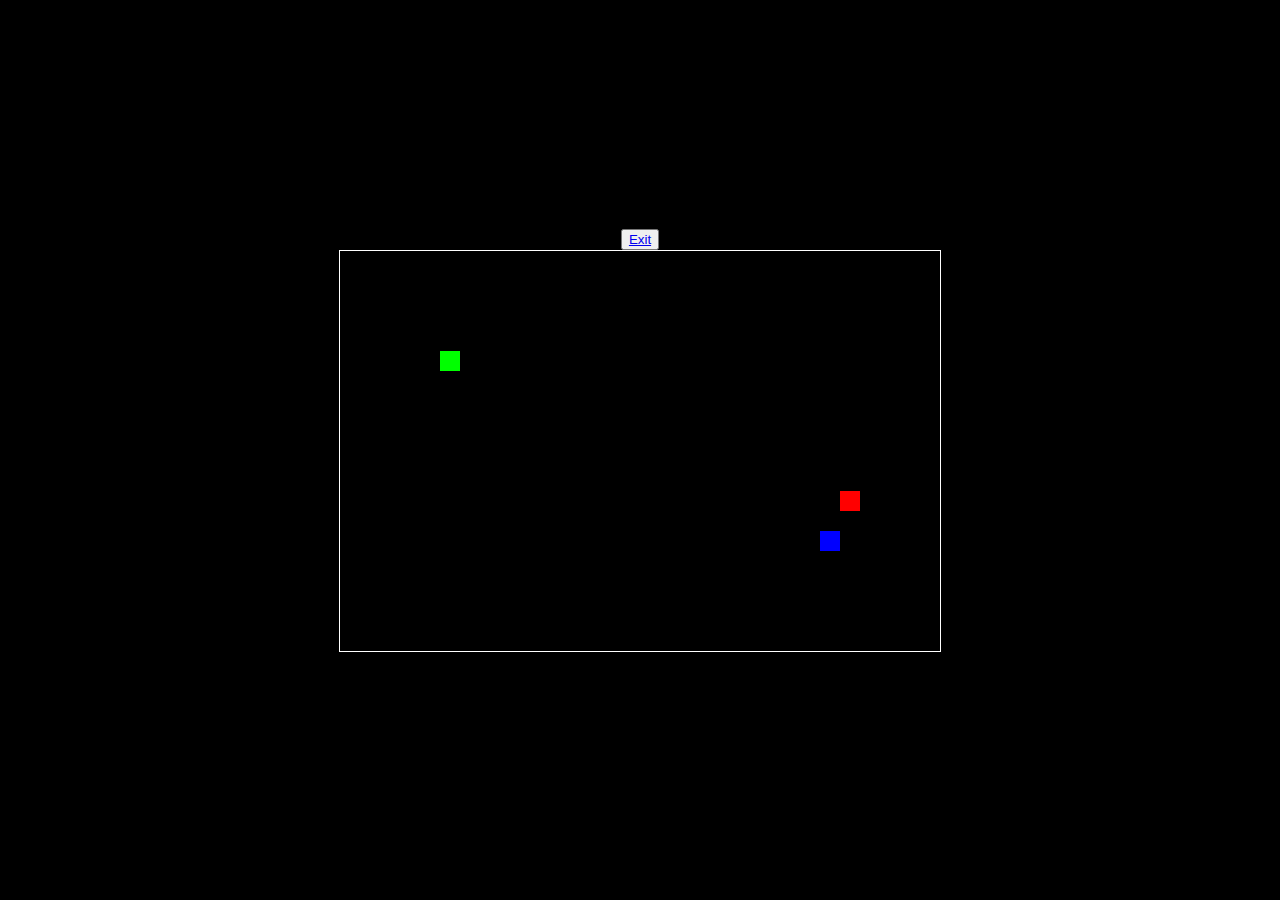
<file: snake/index.html>
<html lang="en">
<head>
  <meta charset="UTF-8">
  <meta name="viewport" content="width=device-width, initial-scale=1.0">
  <title>Snake Game for Two Players</title>
  <style>
    body {
      display: flex;
      flex-direction: column;
      justify-content: center;
      align-items: center;
      height: 100vh;
      margin: 0;
      background-color: #000;
    }
    canvas {
      border: 1px solid #fff;
    }
    #gameOver {
      color: #fff;
      font-size: 24px;
      text-align: center;
      margin-top: 20px;
    }
    #restartButton {
      display: none;
      margin-top: 20px;
      padding: 10px 20px;
      font-size: 18px;
      background-color: #fff;
      color: #000;
      border: none;
      cursor: pointer;
    }
    #restartButton:hover {
      background-color: #ddd;
    }
    .noning{
      text-align: start;
      justify-content: left;
    }
  </style>
</head>
<body>
    <button class="noning"><a href="../index.html">Exit</a></button>
  <div>
    <canvas id="gameCanvas" width="600" height="400"></canvas>
    <div id="gameOver"></div>
    <button id="restartButton">Переиграть</button>
  </div>

  <script>
    const canvas = document.getElementById('gameCanvas');
    const ctx = canvas.getContext('2d');
    const restartButton = document.getElementById('restartButton');
    const gameOverText = document.getElementById('gameOver');

    const gridSize = 20;
    const rows = canvas.height / gridSize;
    const cols = canvas.width / gridSize;

    let snake1, snake2, direction1, direction2, food, gameOver;

    function initializeGame() {
      snake1 = [{ x: 5, y: 5 }];
      snake2 = [{ x: cols - 6, y: rows - 6 }];
      direction1 = { x: 0, y: 0 };
      direction2 = { x: 0, y: 0 };
      food = { x: Math.floor(Math.random() * cols), y: Math.floor(Math.random() * rows) };
      gameOver = false;
      gameOverText.innerText = '';
      restartButton.style.display = 'none';
    }

    function drawRect(x, y, color) {
      ctx.fillStyle = color;
      ctx.fillRect(x * gridSize, y * gridSize, gridSize, gridSize);
    }

    function drawGame() {
      ctx.clearRect(0, 0, canvas.width, canvas.height);

      // Draw food
      drawRect(food.x, food.y, 'red');

      // Draw snake1
      snake1.forEach(segment => drawRect(segment.x, segment.y, 'lime'));

      // Draw snake2
      snake2.forEach(segment => drawRect(segment.x, segment.y, 'blue'));
    }

    function moveSnake(snake, direction) {
      if (direction.x === 0 && direction.y === 0) return;

      const head = { x: snake[0].x + direction.x, y: snake[0].y + direction.y };
      snake.unshift(head);

      // Check if the snake eats the food
      if (head.x === food.x && head.y === food.y) {
        food = { x: Math.floor(Math.random() * cols), y: Math.floor(Math.random() * rows) };
      } else {
        snake.pop();
      }

      // Check for collisions
      if (head.x < 0 || head.y < 0 || head.x >= cols || head.y >= rows || snake.slice(1).some(seg => seg.x === head.x && seg.y === head.y)) {
        gameOver = true;
      }
    }

    function checkCollision() {
      const head1 = snake1[0];
      const head2 = snake2[0];

      if (snake2.some(seg => seg.x === head1.x && seg.y === head1.y) ||
          snake1.some(seg => seg.x === head2.x && seg.y === head2.y)) {
        gameOver = true;
      }
    }

    function updateGame() {
      if (gameOver) {
        gameOverText.innerText = 'Game Over!';
        restartButton.style.display = 'block';
        return;
      }

      moveSnake(snake1, direction1);
      moveSnake(snake2, direction2);
      checkCollision();
      drawGame();
    }

    window.addEventListener('keydown', (e) => {
      switch (e.key) {
        case 'w':
          if (direction1.y === 0) direction1 = { x: 0, y: -1 };
          break;
        case 'a':
          if (direction1.x === 0) direction1 = { x: -1, y: 0 };
          break;
        case 's':
          if (direction1.y === 0) direction1 = { x: 0, y: 1 };
          break;
        case 'd':
          if (direction1.x === 0) direction1 = { x: 1, y: 0 };
          break;
        case 'ArrowUp':
          if (direction2.y === 0) direction2 = { x: 0, y: -1 };
          break;
        case 'ArrowLeft':
          if (direction2.x === 0) direction2 = { x: -1, y: 0 };
          break;
        case 'ArrowDown':
          if (direction2.y === 0) direction2 = { x: 0, y: 1 };
          break;
        case 'ArrowRight':
          if (direction2.x === 0) direction2 = { x: 1, y: 0 };
          break;
      }
    });

    restartButton.addEventListener('click', () => {
      initializeGame();
      drawGame();
    });
    window.addEventListener("keydown", (e) => {
      if (e.key === "r" || e.key === "к" && gameOver) {
        initializeGame();
      drawGame();
      }});

    initializeGame();
    setInterval(updateGame, 100);
  </script>
</body>
</html>
</file>
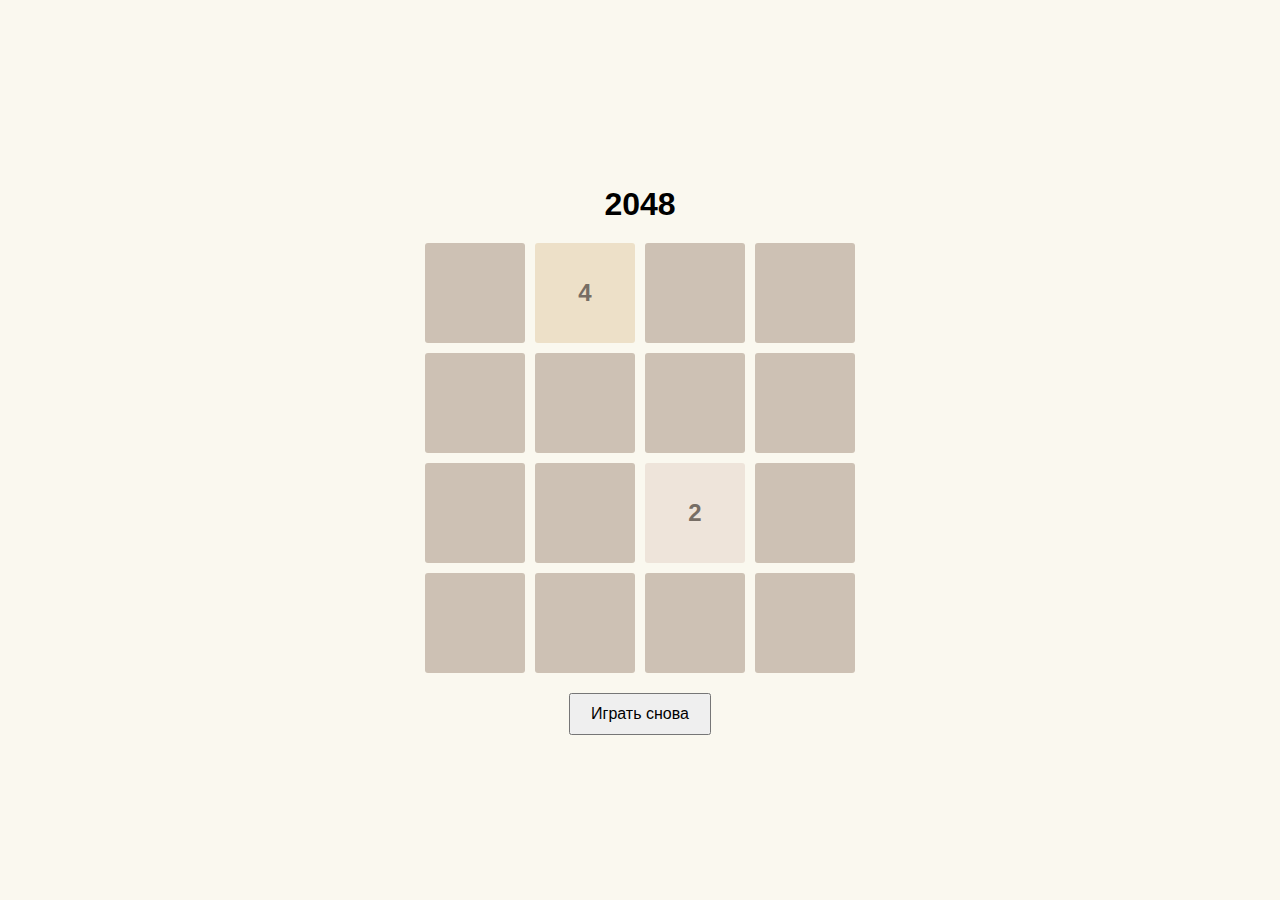
<file: snake/2048.html>
<!DOCTYPE html>
<html lang="en">
<head>
  <meta charset="UTF-8">
  <meta name="viewport" content="width=device-width, initial-scale=1.0">
  <title>2048</title>
  <style>
    body {
      display: flex;
      flex-direction: column;
      align-items: center;
      justify-content: center;
      height: 100vh;
      margin: 0;
      background-color: #faf8ef;
      font-family: Arial, sans-serif;
    }
    h1 {
      margin-bottom: 20px;
    }
    .grid {
      display: grid;
      grid-template-columns: repeat(4, 100px);
      grid-gap: 10px;
    }
    .cell {
      width: 100px;
      height: 100px;
      background-color: #cdc1b4;
      display: flex;
      align-items: center;
      justify-content: center;
      font-size: 24px;
      font-weight: bold;
      color: #776e65;
      border-radius: 3px;
    }
    .cell[data-value="2"] { background-color: #eee4da; color: #776e65; }
    .cell[data-value="4"] { background-color: #ede0c8; color: #776e65; }
    .cell[data-value="8"] { background-color: #f2b179; color: #f9f6f2; }
    .cell[data-value="16"] { background-color: #f59563; color: #f9f6f2; }
    .cell[data-value="32"] { background-color: #f67c5f; color: #f9f6f2; }
    .cell[data-value="64"] { background-color: #f65e3b; color: #f9f6f2; }
    .cell[data-value="128"] { background-color: #edcf72; color: #f9f6f2; }
    .cell[data-value="256"] { background-color: #edcc61; color: #f9f6f2; }
    .cell[data-value="512"] { background-color: #edc850; color: #f9f6f2; }
    .cell[data-value="1024"] { background-color: #edc53f; color: #f9f6f2; }
    .cell[data-value="2048"] { background-color: #edc22e; color: #f9f6f2; }
    button {
      margin-top: 20px;
      padding: 10px 20px;
      font-size: 16px;
      cursor: pointer;
    }
  </style>
</head>
<body>
  <h1>2048</h1>
  <div class="grid" id="grid"></div>
  <button id="restartButton">Играть снова</button>

  <script>
    const grid = document.getElementById("grid");
    const restartButton = document.getElementById("restartButton");
    let board = [];

    function createBoard() {
      board = Array.from({ length: 16 }, () => 0);
      spawnTile();
      spawnTile();
      drawBoard();
    }

    function drawBoard() {
      grid.innerHTML = "";
      board.forEach((value, index) => {
        const cell = document.createElement("div");
        cell.classList.add("cell");
        if (value !== 0) {
          cell.textContent = value;
          cell.setAttribute("data-value", value);
        }
        grid.appendChild(cell);
      });
    }

    function spawnTile() {
      const emptyCells = board.map((value, index) => (value === 0 ? index : null)).filter(index => index !== null);
      if (emptyCells.length > 0) {
        const randomIndex = emptyCells[Math.floor(Math.random() * emptyCells.length)];
        board[randomIndex] = Math.random() < 0.9 ? 2 : 4;
      }
    }

    function slide(row) {
      const filteredRow = row.filter(value => value !== 0);
      while (filteredRow.length < 4) {
        filteredRow.push(0);
      }
      return filteredRow;
    }

    function combine(row) {
      for (let i = 0; i < row.length - 1; i++) {
        if (row[i] !== 0 && row[i] === row[i + 1]) {
          row[i] *= 2;
          row[i + 1] = 0;
        }
      }
      return row;
    }

    function move(direction) {
      let hasMoved = false;
      if (direction === "left" || direction === "right") {
        for (let i = 0; i < 4; i++) {
          let row = board.slice(i * 4, i * 4 + 4);
          if (direction === "right") row.reverse();
          row = slide(combine(slide(row)));
          if (direction === "right") row.reverse();
          board.splice(i * 4, 4, ...row);
        }
      } else {
        for (let col = 0; col < 4; col++) {
          let column = [board[col], board[col + 4], board[col + 8], board[col + 12]];
          if (direction === "down") column.reverse();
          column = slide(combine(slide(column)));
          if (direction === "down") column.reverse();
          [board[col], board[col + 4], board[col + 8], board[col + 12]] = column;
        }
      }
      if (hasMoved) spawnTile();
      drawBoard();
    }

    function handleKeyPress(e) {
      if (["ArrowUp", "ArrowDown", "ArrowLeft", "ArrowRight"].includes(e.key)) {
        e.preventDefault();
        move(e.key.replace("Arrow", "").toLowerCase());
      }
    }

    restartButton.addEventListener("click", createBoard);
    window.addEventListener("keydown", handleKeyPress);

    createBoard();
  </script>
</body>
</html>
</file>
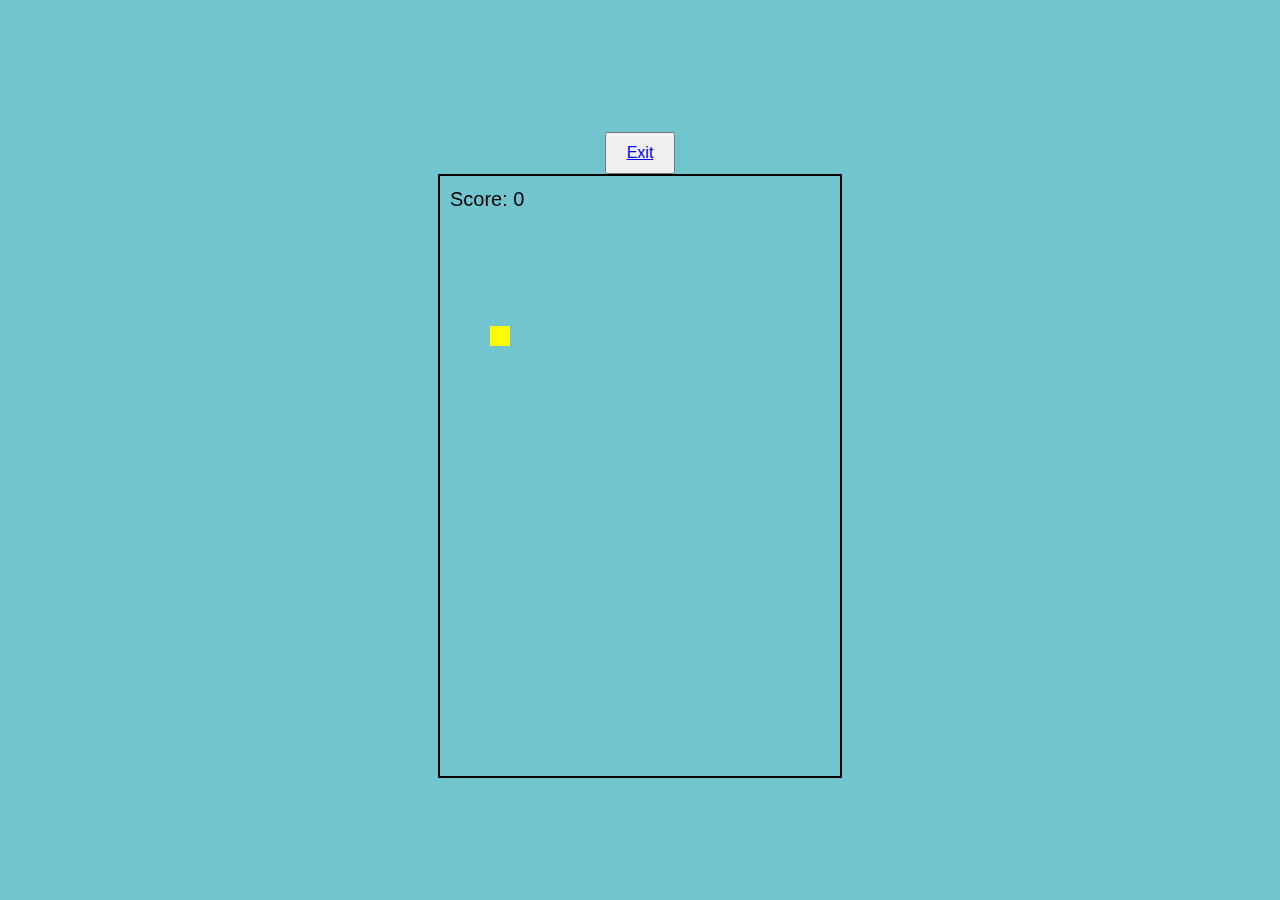
<file: snake/bird.html>
<!DOCTYPE html>
<html lang="en">
<head>
  <meta charset="UTF-8">
  <meta name="viewport" content="width=device-width, initial-scale=1.0">
  <title>Flappy Bird</title>
  <style>
    body {
      display: flex;
      flex-direction: column;
      justify-content: center;
      align-items: center;
      margin: 0;
      height: 100vh;
      background-color: #70c5ce;
    }
    canvas {
      display: block;
      border: 2px solid #000;
      background-color: #70c5ce;
    }
    button {
      margin-top: 10px;
      padding: 10px 20px;
      font-size: 16px;
      cursor: pointer;
    }
  </style>
</head>
<body>
    <button class="noning"><a href="../index.html">Exit</a></button>
  <canvas id="flappyCanvas" width="400" height="600"></canvas>
  <button id="restartButton" style="display: none;">Restart</button>

  <script>
    const canvas = document.getElementById("flappyCanvas");
    const ctx = canvas.getContext("2d");
    const restartButton = document.getElementById("restartButton");

    const bird = {
      x: 50,
      y: 50,
      width: 20,
      height: 20,
      gravity: 1,
      lift: -10,
      velocity: 0,
    };

    const pipes = [];
    const pipeWidth = 40;
    const gap = 120;
    const pipeSpeed = 2;

    let score = 0;
    let gameRunning = false;
    let gameOver = false;

    function createPipe() {
      const topHeight = Math.random() * (canvas.height - gap - 100) + 20;
      pipes.push({ x: canvas.width, y: 0, height: topHeight });
      pipes.push({ x: canvas.width, y: topHeight + gap, height: canvas.height - topHeight - gap });
    }

    function drawBird() {
      ctx.fillStyle = "yellow";
      ctx.fillRect(bird.x, bird.y, bird.width, bird.height);
    }

    function drawPipes() {
      ctx.fillStyle = "green";
      pipes.forEach(pipe => {
        ctx.fillRect(pipe.x, pipe.y, pipeWidth, pipe.height);
      });
    }

    function drawScore() {
      ctx.fillStyle = "black";
      ctx.font = "20px Arial";
      ctx.fillText(`Score: ${score}`, 10, 30);
    }

    function updatePipes() {
      pipes.forEach(pipe => {
        pipe.x -= pipeSpeed;
      });

      if (pipes.length && pipes[0].x + pipeWidth < 0) {
        pipes.shift();
        pipes.shift();
        score++;
      }

      if (pipes.length === 0 || pipes[pipes.length - 1].x < canvas.width - 200) {
        createPipe();
      }
    }

    function checkCollision() {
      if (bird.y + bird.height > canvas.height || bird.y < 0) {
        gameOver = true;
        gameRunning = false;
      }

      pipes.forEach(pipe => {
        if (
          bird.x < pipe.x + pipeWidth &&
          bird.x + bird.width > pipe.x &&
          bird.y < pipe.y + pipe.height &&
          bird.y + bird.height > pipe.y
        ) {
          gameOver = true;
          gameRunning = false;
        }
      });
    }

    function updateBird() {
      bird.velocity += bird.gravity;
      bird.y += bird.velocity;
    }

    function resetGame() {
      bird.y = 150;
      bird.velocity = 0;
      pipes.length = 0;
      score = 0;
      gameOver = false;
      gameRunning = false;
      restartButton.style.display = "none";
      ctx.clearRect(0, 0, canvas.width, canvas.height);
      drawScore();
      drawBird();
    }

    function gameLoop() {
      if (gameOver) {
        ctx.fillStyle = "red";
        ctx.font = "30px Arial";
        ctx.fillText("Game Over!", canvas.width / 2 - 80, canvas.height / 2);
        restartButton.style.display = "block";
        return;
      }

      if (!gameRunning) return;

      ctx.clearRect(0, 0, canvas.width, canvas.height);
      drawBird();
      drawPipes();
      drawScore();

      updateBird();
      updatePipes();
      checkCollision();

      requestAnimationFrame(gameLoop);
    }

    window.addEventListener("keydown", (e) => {
      if (e.key === " " && !gameRunning && !gameOver) {
        gameRunning = true;
        gameLoop();
      }

      if (e.key === " " && gameRunning) {
        bird.velocity = bird.lift;
      }
    });
    
    
    restartButton.addEventListener("click", resetGame);
    window.addEventListener("keydown", (e) => {
      if (e.key === "r" || e.key === "к" && gameOver) {
        resetGame();
      }});

    resetGame();
  </script>
</body>
</html>
</file>
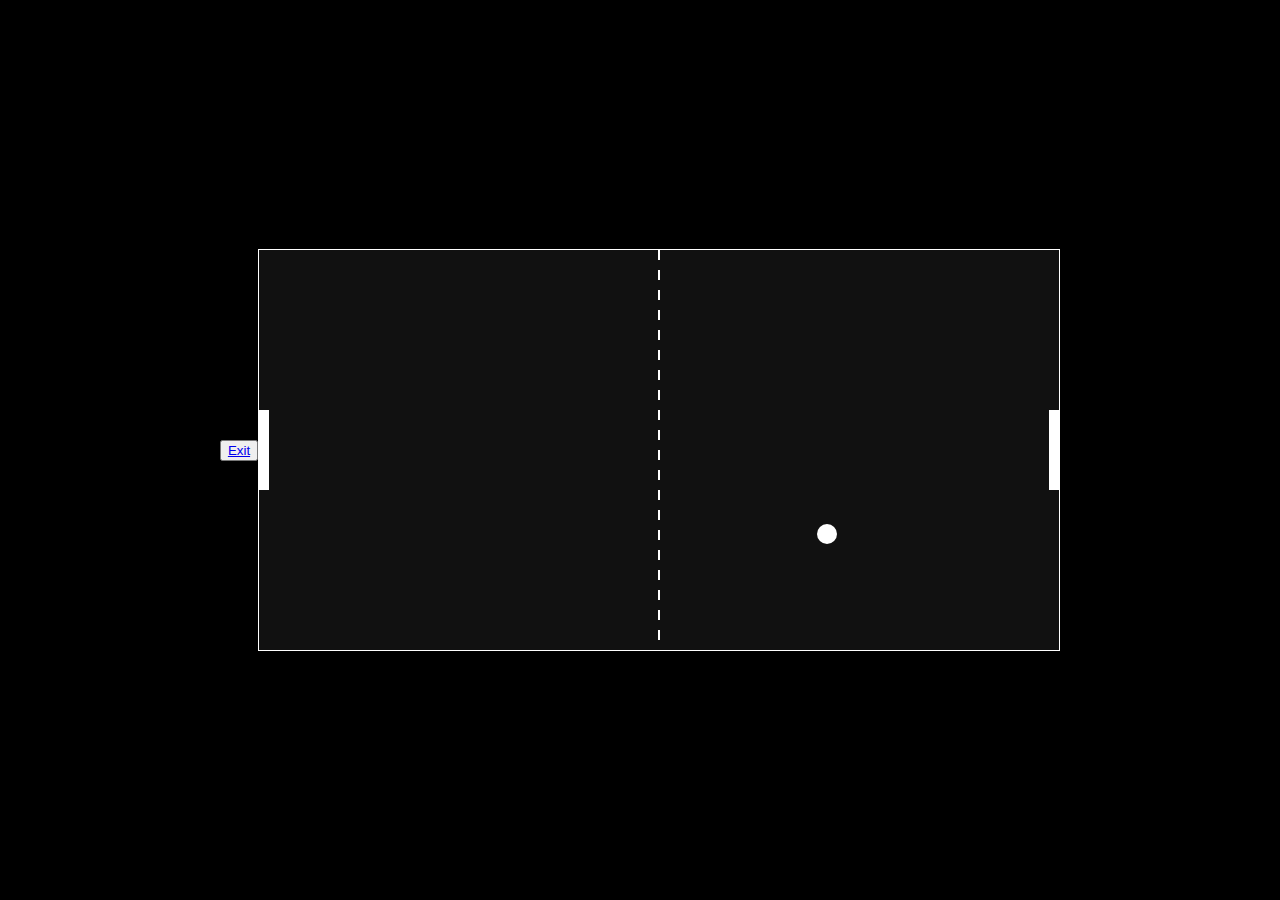
<file: snake/pingpong.html>
<html lang="en">
<head>
  <meta charset="UTF-8">
  <meta name="viewport" content="width=device-width, initial-scale=1.0">
  <title>Classic Ping Pong</title>
  <style>
    body {
      display: flex;
      justify-content: center;
      align-items: center;
      height: 100vh;
      margin: 0;
      background-color: #000;
    }
    canvas {
      border: 1px solid #fff;
      background-color: #111;
    }
  </style>
</head>
<body>
    <button class="noning"><a href="../index.html">Exit</a></button>

  <canvas id="pongCanvas" width="800" height="400"></canvas>

  <script>
    const canvas = document.getElementById('pongCanvas');
    const ctx = canvas.getContext('2d');

    const paddleWidth = 10;
    const paddleHeight = 80;
    const ballSize = 10;

    let leftPaddleY = canvas.height / 2 - paddleHeight / 2;
    let rightPaddleY = canvas.height / 2 - paddleHeight / 2;
    let ballX = canvas.width / 2;
    let ballY = canvas.height / 2;
    let ballSpeedX = 4;
    let ballSpeedY = 2;

    const paddleSpeed = 5;

    function drawRect(x, y, width, height, color) {
      ctx.fillStyle = color;
      ctx.fillRect(x, y, width, height);
    }

    function drawCircle(x, y, radius, color) {
      ctx.fillStyle = color;
      ctx.beginPath();
      ctx.arc(x, y, radius, 0, Math.PI * 2);
      ctx.fill();
    }

    function drawNet() {
      for (let i = 0; i < canvas.height; i += 20) {
        drawRect(canvas.width / 2 - 1, i, 2, 10, 'white');
      }
    }

    function drawGame() {
      ctx.clearRect(0, 0, canvas.width, canvas.height);

      drawNet();
      drawRect(0, leftPaddleY, paddleWidth, paddleHeight, 'white');
      drawRect(canvas.width - paddleWidth, rightPaddleY, paddleWidth, paddleHeight, 'white');
      drawCircle(ballX, ballY, ballSize, 'white');
    }

    function moveBall() {
      ballX += ballSpeedX;
      ballY += ballSpeedY;

      if (ballY <= 0 || ballY >= canvas.height) {
        ballSpeedY *= -1;
      }

      if (
        ballX <= paddleWidth &&
        ballY >= leftPaddleY &&
        ballY <= leftPaddleY + paddleHeight
      ) {
        ballSpeedX *= -1;
      }

      if (
        ballX >= canvas.width - paddleWidth &&
        ballY >= rightPaddleY &&
        ballY <= rightPaddleY + paddleHeight
      ) {
        ballSpeedX *= -1;
      }

      if (ballX < 0 || ballX > canvas.width) {
        resetBall();
      }
    }

    function resetBall() {
      ballX = canvas.width / 2;
      ballY = canvas.height / 2;
      ballSpeedX = ballSpeedX > 0 ? -4 : 4;
      ballSpeedY = 2;
    }

    function updateGame() {
      moveBall();
      drawGame();
    }

    window.addEventListener('keydown', (e) => {
      switch (e.key) {
        case 'w':
          leftPaddleY = Math.max(0, leftPaddleY - paddleSpeed);
          break;
        case 's':
          leftPaddleY = Math.min(canvas.height - paddleHeight, leftPaddleY + paddleSpeed);
          break;
        case 'ArrowUp':
          rightPaddleY = Math.max(0, rightPaddleY - paddleSpeed);
          break;
        case 'ArrowDown':
          rightPaddleY = Math.min(canvas.height - paddleHeight, rightPaddleY + paddleSpeed);
          break;
      }
    });

    setInterval(updateGame, 1000 / 60);
  </script>
</body>
</html>
</file>
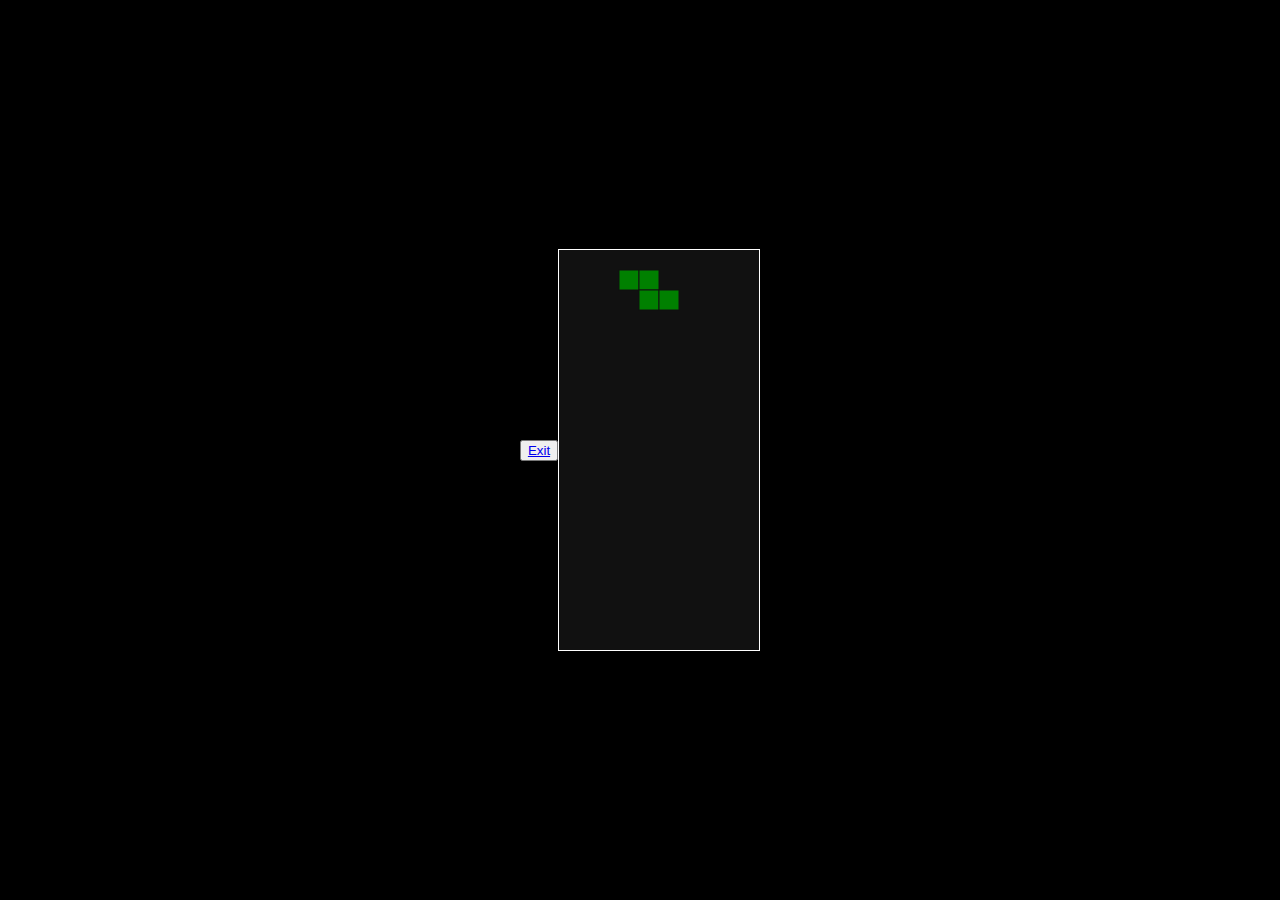
<file: snake/tetris.html>
<html lang="en">
<head>
  <meta charset="UTF-8">
  <meta name="viewport" content="width=device-width, initial-scale=1.0">
  <title>Tetris</title>
  <style>
    body {
      display: flex;
      justify-content: center;
      align-items: center;
      height: 100vh;
      margin: 0;
      background-color: #000;
    }
    canvas {
      border: 1px solid #fff;
      background-color: #111;
    }
  </style>
</head>
<body>
    <button class="noning"><a href="../index.html">Exit</a></button>
  <canvas id="tetrisCanvas" width="200" height="400"></canvas>

  <script>
    const canvas = document.getElementById('tetrisCanvas');
    const ctx = canvas.getContext('2d');
    const grid = 20;
    const rows = canvas.height / grid;
    const cols = canvas.width / grid;

    const shapes = [
      [[1, 1, 1, 1]], // I
      [[1, 1], [1, 1]], // O
      [[1, 1, 1], [0, 1, 0]], // T
      [[1, 1, 0], [0, 1, 1]], // S
      [[0, 1, 1], [1, 1, 0]], // Z
      [[1, 1, 1], [1, 0, 0]], // L
      [[1, 1, 1], [0, 0, 1]], // J
    ];

    const colors = [
      'cyan', 'yellow', 'purple', 'green', 'red', 'orange', 'blue'
    ];

    let board = Array.from({ length: rows }, () => Array(cols).fill(0));

    let currentPiece = {
      shape: null,
      color: '',
      x: 0,
      y: 0
    };

    function drawSquare(x, y, color) {
      ctx.fillStyle = color;
      ctx.fillRect(x * grid, y * grid, grid, grid);
      ctx.strokeStyle = '#111';
      ctx.strokeRect(x * grid, y * grid, grid, grid);
    }

    function drawBoard() {
      ctx.clearRect(0, 0, canvas.width, canvas.height);
      for (let y = 0; y < rows; y++) {
        for (let x = 0; x < cols; x++) {
          if (board[y][x]) {
            drawSquare(x, y, board[y][x]);
          }
        }
      }
    }

    function drawPiece() {
      currentPiece.shape.forEach((row, dy) => {
        row.forEach((value, dx) => {
          if (value) {
            drawSquare(currentPiece.x + dx, currentPiece.y + dy, currentPiece.color);
          }
        });
      });
    }

    function generatePiece() {
      const index = Math.floor(Math.random() * shapes.length);
      currentPiece.shape = shapes[index];
      currentPiece.color = colors[index];
      currentPiece.x = Math.floor(cols / 2 - currentPiece.shape[0].length / 2);
      currentPiece.y = 0;
    }

    function movePiece(dx, dy) {
      currentPiece.x += dx;
      currentPiece.y += dy;
      if (checkCollision()) {
        currentPiece.x -= dx;
        currentPiece.y -= dy;
        return false;
      }
      return true;
    }

    function rotatePiece() {
      const shape = currentPiece.shape;
      const newShape = shape[0].map((_, i) => shape.map(row => row[i]).reverse());
      const prevShape = currentPiece.shape;
      currentPiece.shape = newShape;
      if (checkCollision()) {
        currentPiece.shape = prevShape;
      }
    }

    function checkCollision() {
      return currentPiece.shape.some((row, dy) => {
        return row.some((value, dx) => {
          const x = currentPiece.x + dx;
          const y = currentPiece.y + dy;
          return (
            value && (
              x < 0 || x >= cols || y >= rows || board[y] && board[y][x])
          );
        });
      });
    }

    function placePiece() {
      currentPiece.shape.forEach((row, dy) => {
        row.forEach((value, dx) => {
          if (value) {
            board[currentPiece.y + dy][currentPiece.x + dx] = currentPiece.color;
          }
        });
      });
      clearLines();
      generatePiece();
      if (checkCollision()) {
        board = Array.from({ length: rows }, () => Array(cols).fill(0));
      }
    }

    function clearLines() {
      board = board.filter(row => row.some(value => !value));
      while (board.length < rows) {
        board.unshift(Array(cols).fill(0));
      }
    }

    function dropPiece() {
      if (!movePiece(0, 1)) {
        placePiece();
      }
    }

    window.addEventListener('keydown', (e) => {
      switch (e.key) {
        case 'ArrowLeft':
          movePiece(-1, 0);
          break;
        case 'ArrowRight':
          movePiece(1, 0);
          break;
        case 'ArrowDown':
          dropPiece();
          break;
        case 'ArrowUp':
          rotatePiece();
          break;
      }
      drawBoard();
      drawPiece();
    });

    generatePiece();
    setInterval(() => {
      dropPiece();
      drawBoard();
      drawPiece();
    }, 500);
  </script>
</body>
</html>
</file>
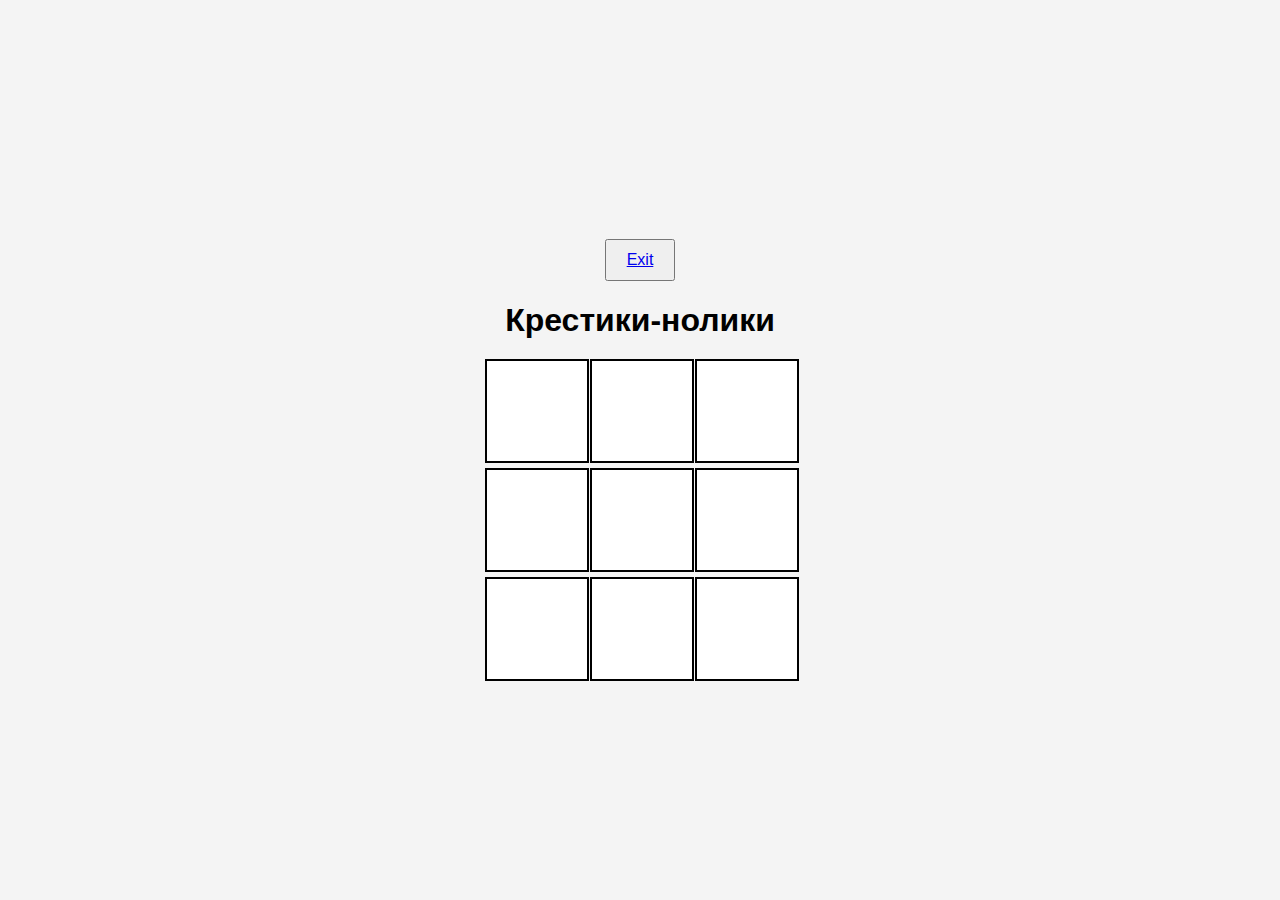
<file: snake/tictactoe.html>
<html lang="en">
<head>
  <meta charset="UTF-8">
  <meta name="viewport" content="width=device-width, initial-scale=1.0">
  <title>Крестики-нолики</title>
  <style>
    body {
      display: flex;
      flex-direction: column;
      align-items: center;
      justify-content: center;
      height: 100vh;
      margin: 0;
      background-color: #f4f4f4;
      font-family: Arial, sans-serif;
    }
    h1 {
      margin-bottom: 20px;
    }
    .board {
      display: grid;
      grid-template-columns: repeat(3, 100px);
      grid-gap: 5px;
    }
    .cell {
      width: 100px;
      height: 100px;
      background-color: #fff;
      display: flex;
      align-items: center;
      justify-content: center;
      font-size: 36px;
      font-weight: bold;
      cursor: pointer;
      border: 2px solid #000;
    }
    .cell.taken {
      pointer-events: none;
    }
    button {
      margin-top: 20px;
      padding: 10px 20px;
      font-size: 16px;
      cursor: pointer;
    }
  </style>
</head>
<body>
    <button class="noning"><a href="../index.html">Exit</a></button>

  <h1>Крестики-нолики</h1>
  <div class="board" id="board"></div>
  <button id="restartButton" style="display: none;">Играть снова</button>

  <script>
    const board = document.getElementById("board");
    const restartButton = document.getElementById("restartButton");

    let currentPlayer = "X";
    let gameActive = true;
    let boardState = Array(9).fill(null);

    const winningCombinations = [
      [0, 1, 2], [3, 4, 5], [6, 7, 8], // Rows
      [0, 3, 6], [1, 4, 7], [2, 5, 8], // Columns
      [0, 4, 8], [2, 4, 6]             // Diagonals
    ];

    function checkWinner() {
      for (const combination of winningCombinations) {
        const [a, b, c] = combination;
        if (boardState[a] && boardState[a] === boardState[b] && boardState[a] === boardState[c]) {
          gameActive = false;
          highlightWinningCells(combination);
          setTimeout(() => alert(`Игрок ${boardState[a]} выиграл!`), 100);
          restartButton.style.display = "block";
          return true;
        }
      }

      if (!boardState.includes(null)) {
        gameActive = false;
        setTimeout(() => alert("Ничья!"), 100);
        restartButton.style.display = "block";
        return true;
      }

      return false;
    }

    function highlightWinningCells(cells) {
      cells.forEach(index => {
        document.getElementById(`cell-${index}`).style.backgroundColor = "#90ee90";
      });
    }

    function handleCellClick(e) {
      const cell = e.target;
      const index = parseInt(cell.dataset.index);

      if (!gameActive || boardState[index]) return;

      boardState[index] = currentPlayer;
      cell.textContent = currentPlayer;
      cell.classList.add("taken");

      if (!checkWinner()) {
        currentPlayer = currentPlayer === "X" ? "O" : "X";
      }
    }

    function initializeBoard() {
      board.innerHTML = "";
      boardState = Array(9).fill(null);
      gameActive = true;
      currentPlayer = "X";
      restartButton.style.display = "none";

      for (let i = 0; i < 9; i++) {
        const cell = document.createElement("div");
        cell.classList.add("cell");
        cell.id = `cell-${i}`;
        cell.dataset.index = i;
        cell.addEventListener("click", handleCellClick);
        board.appendChild(cell);
      }
    }

    restartButton.addEventListener("click", initializeBoard);

    initializeBoard();
  </script>
</body>
</html>
</file>
